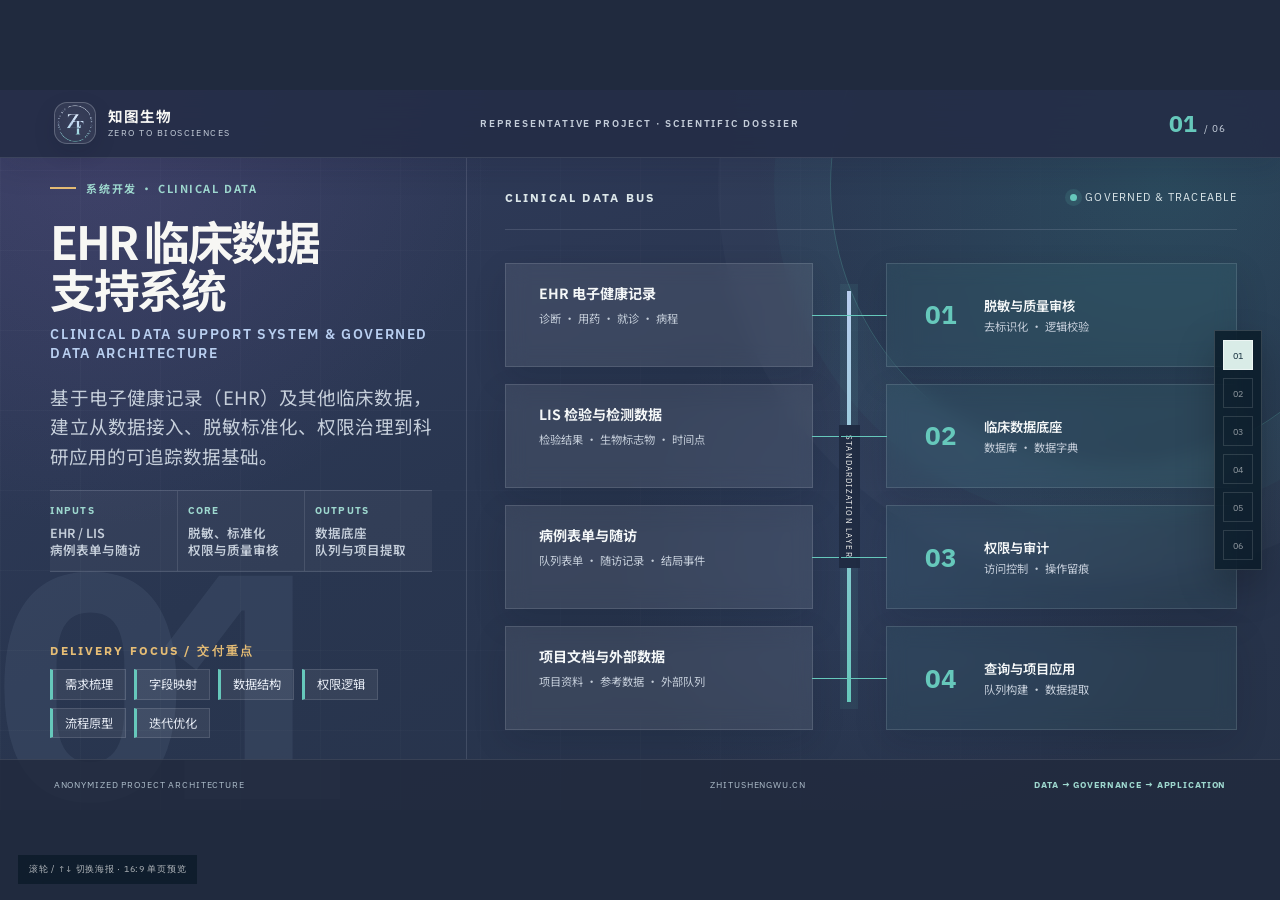
<file: zhitu_case_posters_preview.html>
<!doctype html>
<html lang="zh-CN">
<head>
  <meta charset="utf-8">
  <meta name="viewport" content="width=device-width, initial-scale=1">
  <meta name="theme-color" content="#10283a">
  <title>知图生物｜合作案例海报式单页预览</title>
  <link rel="preconnect" href="https://fonts.googleapis.com">
  <link rel="preconnect" href="https://fonts.gstatic.com" crossorigin>
  <link href="https://fonts.googleapis.com/css2?family=IBM+Plex+Sans:wght@400;500;600;700&family=Noto+Sans+SC:wght@300;400;500;600;700;800&display=swap" rel="stylesheet">
  <style>
    :root {
      --ink: #10283a;
      --ink-2: #314858;
      --paper: #f3f1e8;
      --paper-2: #e9eee9;
      --line: rgba(16, 40, 58, .16);
      --white: #fbfcf8;
      --nav-h: 56px;
    }

    * { box-sizing: border-box; }

    html,
    body {
      width: 100%;
      height: 100%;
      margin: 0;
      overflow: hidden;
      color: var(--ink);
      background: #0d2232;
      font-family: "Noto Sans SC", sans-serif;
    }

    button,
    a { font: inherit; }

    .deck {
      position: relative;
      height: 100svh;
      overflow-x: hidden;
      overflow-y: auto;
      scroll-snap-type: y mandatory;
      scroll-behavior: smooth;
      overscroll-behavior: contain;
    }

    .poster {
      --accent: #2e8c85;
      --accent-rgb: 46, 140, 133;
      --accent-2: #344d82;
      position: relative;
      display: grid;
      place-items: center;
      min-height: 720px;
      height: 100svh;
      padding: 0;
      scroll-snap-align: start;
      scroll-snap-stop: always;
      overflow: hidden;
      background: #0d2232;
    }

    .poster-canvas {
      position: relative;
      width: min(100vw, calc(100svh * 16 / 9));
      height: min(100svh, calc(100vw * 9 / 16));
      min-height: 720px;
      aspect-ratio: 16 / 9;
      isolation: isolate;
      overflow: hidden;
      background:
        radial-gradient(circle at 84% 16%, rgba(var(--accent-rgb), .13), transparent 27%),
        radial-gradient(circle at 12% 88%, rgba(52, 77, 130, .08), transparent 31%),
        linear-gradient(135deg, #f7f5ee 0%, #eef3ef 58%, #e7eeec 100%);
    }

    .poster-canvas::before {
      content: "";
      position: absolute;
      inset: 0;
      z-index: -2;
      opacity: .52;
      background-image:
        linear-gradient(rgba(16, 40, 58, .045) 1px, transparent 1px),
        linear-gradient(90deg, rgba(16, 40, 58, .045) 1px, transparent 1px);
      background-size: 42px 42px;
      mask-image: linear-gradient(90deg, #000 0%, rgba(0,0,0,.52) 56%, transparent 100%);
    }

    .poster-canvas::after {
      content: "";
      position: absolute;
      z-index: -1;
      top: -26%;
      right: -9%;
      width: 44%;
      aspect-ratio: 1;
      border: 1px solid rgba(var(--accent-rgb), .24);
      border-radius: 50%;
      box-shadow:
        0 0 0 56px rgba(var(--accent-rgb), .025),
        0 0 0 112px rgba(var(--accent-rgb), .018);
    }

    .masthead {
      position: absolute;
      z-index: 8;
      top: 0;
      left: 0;
      right: 0;
      display: grid;
      grid-template-columns: minmax(0, 1fr) auto minmax(0, 1fr);
      align-items: center;
      height: 9.4%;
      padding: 0 4.2%;
      border-bottom: 1px solid var(--line);
      background: rgba(247, 245, 238, .55);
      backdrop-filter: blur(14px);
    }

    .brand {
      display: flex;
      align-items: center;
      gap: 12px;
      min-width: 0;
    }

    .brand-mark {
      position: relative;
      display: grid;
      place-items: center;
      width: 42px;
      height: 42px;
      flex: 0 0 42px;
      overflow: hidden;
      border-radius: 13px;
      border: 1px solid rgba(16, 40, 58, .28);
    }

    .brand-mark img {
      display: block;
      width: 96%;
      height: 96%;
      object-fit: contain;
      filter: drop-shadow(0 0 7px rgba(185, 207, 240, .18));
    }

    .brand-mark::before,
    .brand-mark::after {
      display: none;
    }

    .brand-mark::before { top: -4px; right: -4px; }
    .brand-mark::after { bottom: -4px; left: -4px; }

    .brand-copy strong,
    .brand-copy span { display: block; }

    .brand-copy strong {
      font-size: clamp(13px, 1.14vw, 17px);
      line-height: 1.05;
      letter-spacing: .08em;
    }

    .brand-copy span {
      margin-top: 4px;
      color: var(--ink-2);
      font-family: "IBM Plex Sans", sans-serif;
      font-size: clamp(7px, .58vw, 9px);
      letter-spacing: .17em;
      text-transform: uppercase;
    }

    .series-label {
      color: var(--ink-2);
      font-family: "IBM Plex Sans", sans-serif;
      font-size: clamp(8px, .68vw, 11px);
      font-weight: 600;
      letter-spacing: .2em;
      text-transform: uppercase;
      white-space: nowrap;
    }

    .case-counter {
      justify-self: end;
      display: flex;
      align-items: baseline;
      gap: 7px;
      font-family: "IBM Plex Sans", sans-serif;
    }

    .case-counter strong {
      color: var(--accent);
      font-size: clamp(18px, 1.8vw, 28px);
      line-height: 1;
    }

    .case-counter span {
      color: var(--ink-2);
      font-size: clamp(9px, .75vw, 12px);
      letter-spacing: .1em;
    }

    .poster-grid {
      position: absolute;
      inset: 9.4% 0 7.1%;
      display: grid;
      grid-template-columns: 36.5% 63.5%;
      min-width: 0;
    }

    .narrative {
      position: relative;
      z-index: 4;
      display: flex;
      min-width: 0;
      flex-direction: column;
      padding: 4.8% 7.4% 4.5% 10.8%;
      border-right: 1px solid var(--line);
    }

    .case-type {
      display: flex;
      align-items: center;
      gap: 10px;
      color: var(--accent);
      font-size: clamp(9px, .78vw, 12px);
      font-weight: 700;
      letter-spacing: .14em;
      text-transform: uppercase;
    }

    .case-type::before {
      content: "";
      width: 26px;
      height: 2px;
      background: var(--accent);
    }

    h1 {
      max-width: 11em;
      margin: 5.2% 0 0;
      font-size: clamp(36px, 3.58vw, 58px);
      line-height: 1.06;
      letter-spacing: -.055em;
      text-wrap: balance;
    }

    .english-title {
      max-width: 35em;
      margin-top: 3.2%;
      color: var(--accent-2);
      font-family: "IBM Plex Sans", sans-serif;
      font-size: clamp(10px, .94vw, 15px);
      font-weight: 600;
      line-height: 1.35;
      letter-spacing: .12em;
      text-transform: uppercase;
    }

    .lead {
      max-width: 37em;
      margin: 5.1% 0 0;
      color: #526775;
      font-size: clamp(13px, 1.15vw, 18px);
      line-height: 1.78;
      text-align: justify;
    }

    .project-brief {
      display: grid;
      grid-template-columns: repeat(3, minmax(0, 1fr));
      margin-top: 5.2%;
      border-top: 1px solid rgba(16, 40, 58, .16);
      border-bottom: 1px solid rgba(16, 40, 58, .16);
      background: rgba(255,255,255,.28);
    }

    .brief-item {
      min-width: 0;
      padding: 12px 10px 13px;
      border-right: 1px solid rgba(16, 40, 58, .13);
    }

    .brief-item:first-child { padding-left: 0; }
    .brief-item:last-child { padding-right: 0; border-right: 0; }

    .brief-item span,
    .brief-item strong { display: block; }

    .brief-item span {
      color: var(--accent);
      font-family: "IBM Plex Sans", sans-serif;
      font-size: clamp(8px, .66vw, 10px);
      font-weight: 700;
      letter-spacing: .12em;
      text-transform: uppercase;
    }

    .brief-item strong {
      margin-top: 7px;
      color: var(--ink-2);
      font-size: clamp(9px, .78vw, 12.5px);
      font-weight: 600;
      line-height: 1.48;
    }

    .delivery {
      margin-top: auto;
      padding-top: 3.6%;
    }

    .delivery-label {
      color: var(--ink-2);
      font-family: "IBM Plex Sans", sans-serif;
      font-size: clamp(9px, .76vw, 12px);
      font-weight: 700;
      letter-spacing: .18em;
      text-transform: uppercase;
    }

    .delivery-list {
      display: flex;
      flex-wrap: wrap;
      gap: 8px;
      margin-top: 10px;
    }

    .delivery-list span {
      padding: 8px 11px;
      border: 1px solid rgba(16, 40, 58, .13);
      border-left: 3px solid var(--accent);
      color: var(--ink-2);
      background: rgba(255,255,255,.45);
      font-size: clamp(9px, .78vw, 12px);
      line-height: 1;
      white-space: nowrap;
    }

    .visual {
      position: relative;
      z-index: 2;
      min-width: 0;
      overflow: hidden;
      padding: 3.9% 5.3% 4.2% 4.6%;
    }

    .visual-head {
      display: flex;
      align-items: center;
      justify-content: space-between;
      margin-bottom: 3.2%;
    }

    .visual-title {
      color: var(--ink-2);
      font-family: "IBM Plex Sans", sans-serif;
      font-size: clamp(10px, .8vw, 13px);
      font-weight: 700;
      letter-spacing: .18em;
      text-transform: uppercase;
    }

    .visual-status {
      display: flex;
      align-items: center;
      gap: 8px;
      color: var(--ink-2);
      font-family: "IBM Plex Sans", sans-serif;
      font-size: clamp(9px, .68vw, 11px);
      letter-spacing: .1em;
      text-transform: uppercase;
    }

    .visual-status::before {
      content: "";
      width: 7px;
      height: 7px;
      border-radius: 50%;
      background: var(--accent);
      box-shadow: 0 0 0 5px rgba(var(--accent-rgb), .12);
    }

    .diagram {
      position: relative;
      height: calc(100% - 28px);
      min-height: 0;
      border-top: 1px solid var(--line);
      border-bottom: 1px solid var(--line);
    }

    .poster-footer {
      position: absolute;
      z-index: 8;
      left: 0;
      right: 0;
      bottom: 0;
      display: grid;
      grid-template-columns: 36.5% 1fr auto;
      align-items: center;
      height: 7.1%;
      padding: 0 4.2%;
      border-top: 1px solid var(--line);
      background: rgba(247, 245, 238, .5);
    }

    .footer-note,
    .footer-domain,
    .footer-tag {
      color: var(--ink-2);
      font-family: "IBM Plex Sans", sans-serif;
      font-size: clamp(7px, .6vw, 10px);
      letter-spacing: .1em;
      text-transform: uppercase;
      white-space: nowrap;
    }

    .footer-domain { justify-self: center; }
    .footer-tag { justify-self: end; color: var(--accent); font-weight: 700; }

    .ghost-number {
      position: absolute;
      z-index: -1;
      left: -1.2%;
      bottom: -7%;
      color: rgba(var(--accent-rgb), .07);
      font-family: "IBM Plex Sans", sans-serif;
      font-size: clamp(160px, 25vw, 400px);
      font-weight: 700;
      line-height: .76;
      letter-spacing: -.1em;
      pointer-events: none;
    }

    /* Shared diagram primitives */
    .node {
      position: relative;
      min-width: 0;
      padding: 17px 18px;
      border: 1px solid rgba(16, 40, 58, .16);
      background: rgba(251, 252, 248, .78);
      box-shadow: 0 10px 26px rgba(16, 40, 58, .06);
    }

    .node::before {
      content: attr(data-step);
      display: grid;
      place-items: center;
      width: 26px;
      height: 26px;
      margin-bottom: 12px;
      color: #fff;
      background: var(--accent);
      font-family: "IBM Plex Sans", sans-serif;
      font-size: 10px;
      font-weight: 700;
    }

    .node strong,
    .node small { display: block; }

    .node strong {
      font-size: clamp(12px, 1.02vw, 16px);
      line-height: 1.35;
    }

    .node small {
      margin-top: 7px;
      color: #697b86;
      font-size: clamp(9px, .74vw, 11.5px);
      line-height: 1.55;
    }

    .metric {
      display: flex;
      align-items: baseline;
      justify-content: space-between;
      padding: 9px 0;
      border-bottom: 1px solid rgba(16,40,58,.1);
    }

    .metric:last-child { border-bottom: 0; }

    .metric span {
      color: #687985;
      font-size: clamp(7px, .62vw, 10px);
    }

    .metric strong {
      color: var(--accent);
      font-family: "IBM Plex Sans", sans-serif;
      font-size: clamp(10px, .9vw, 14px);
    }

    /* Case 01 — clinical data bus */
    .poster--ehr { --accent: #2d7f78; --accent-rgb: 45, 127, 120; --accent-2: #344d82; }

    .ehr-map {
      display: grid;
      grid-template-columns: 1fr 10% 1.14fr;
      gap: 0;
      height: 100%;
      padding: 4.5% 0;
    }

    .ehr-sources,
    .ehr-outputs {
      display: grid;
      grid-template-rows: repeat(4, minmax(0, 1fr));
      gap: 3.6%;
    }

    .ehr-source,
    .ehr-output {
      position: relative;
      display: flex;
      align-items: center;
      min-width: 0;
      padding: 0 11%;
      border: 1px solid rgba(16,40,58,.14);
      background: rgba(255,255,255,.62);
      font-size: clamp(10px, .88vw, 14px);
      font-weight: 600;
    }

    .ehr-source { display: block; padding-top: 6.2%; }
    .ehr-source strong,
    .ehr-source small { display: block; }
    .ehr-source strong { font-size: clamp(11px, .94vw, 15px); }
    .ehr-source small { margin-top: 8px; color: #6a7c86; font-size: clamp(8.5px, .68vw, 10.8px); font-weight: 400; line-height: 1.5; }

    .ehr-source::after,
    .ehr-output::before {
      content: "";
      position: absolute;
      top: 50%;
      width: 13%;
      height: 1px;
      background: var(--accent);
    }

    .ehr-source::after { right: -13%; }
    .ehr-output::before { left: -13%; }

    .ehr-bus {
      position: relative;
      display: grid;
      place-items: center;
    }

    .ehr-bus::before {
      content: "";
      width: 4px;
      height: 88%;
      background: linear-gradient(var(--accent-2), var(--accent));
      box-shadow: 0 0 0 7px rgba(var(--accent-rgb), .08);
    }

    .ehr-bus span {
      position: absolute;
      writing-mode: vertical-rl;
      padding: 10px 5px;
      color: #fff;
      background: var(--ink);
      font-family: "IBM Plex Sans", sans-serif;
      font-size: clamp(7px, .57vw, 9px);
      letter-spacing: .14em;
      text-transform: uppercase;
    }

    .ehr-output {
      display: grid;
      grid-template-columns: 34px 1fr;
      gap: 9%;
      background: rgba(var(--accent-rgb), .065);
    }

    .ehr-output b {
      color: var(--accent);
      font-family: "IBM Plex Sans", sans-serif;
      font-size: clamp(18px, 2vw, 30px);
    }

    .ehr-output span small {
      display: block;
      margin-top: 4px;
      color: #6c7f89;
      font-size: clamp(8.5px, .66vw, 10.5px);
      font-weight: 400;
    }

    /* Case 02 — genomic pipeline */
    .poster--wes { --accent: #40599b; --accent-rgb: 64, 89, 155; --accent-2: #805873; }

    .wes-map {
      display: grid;
      grid-template-rows: auto 1fr auto;
      height: 100%;
      padding: 5% 0 4%;
    }

    .dna-ruler {
      display: flex;
      gap: 6px;
      height: 16px;
      overflow: hidden;
      opacity: .7;
    }

    .dna-ruler i {
      width: 4px;
      flex: 0 0 4px;
      background: var(--accent);
      transform: skewX(-22deg) scaleY(var(--s, .55));
      transform-origin: bottom;
    }

    .wes-pipeline {
      position: relative;
      display: grid;
      grid-template-columns: repeat(4, minmax(0, 1fr));
      gap: 3%;
      align-items: center;
    }

    .wes-pipeline::before {
      content: "";
      position: absolute;
      left: 6%;
      right: 6%;
      top: 50%;
      height: 2px;
      background: linear-gradient(90deg, var(--accent), #49a8c7 52%, #7b8178);
    }

    .wes-pipeline .node {
      display: flex;
      min-height: 64%;
      flex-direction: column;
      justify-content: center;
      background: rgba(251,252,248,.9);
    }

    .wes-pipeline .node:nth-child(even) { transform: translateY(7%); }
    .wes-pipeline .node:nth-child(odd) { transform: translateY(-7%); }

    .wes-pipeline .node::after {
      content: attr(data-step);
      position: absolute;
      right: 10px;
      bottom: -18px;
      color: rgba(var(--accent-rgb), .075);
      font-family: "IBM Plex Sans", sans-serif;
      font-size: clamp(62px, 6vw, 96px);
      font-weight: 700;
      line-height: 1;
      pointer-events: none;
    }

    .variant-strip {
      display: grid;
      grid-template-columns: repeat(5, minmax(0, 1fr));
      border: 1px solid rgba(16,40,58,.14);
      background: rgba(255,255,255,.44);
    }

    .variant-strip span {
      padding: 11px 8px;
      border-right: 1px solid rgba(16,40,58,.12);
      color: var(--ink-2);
      font-family: "IBM Plex Sans", sans-serif;
      font-size: clamp(9px, .72vw, 11.5px);
      text-align: center;
    }

    .variant-strip span:last-child { border-right: 0; }

    /* Case 03 — microbiome orbital */
    .poster--micro { --accent: #2f8f76; --accent-rgb: 47, 143, 118; --accent-2: #9b7443; }

    .micro-map { height: 100%; }

    .micro-core {
      position: absolute;
      left: 50%;
      top: 50%;
      display: grid;
      place-items: center;
      width: 28%;
      aspect-ratio: 1;
      border: 1px solid rgba(var(--accent-rgb), .34);
      border-radius: 50%;
      background:
        radial-gradient(circle at 45% 42%, rgba(255,255,255,.95) 0 3%, transparent 4%),
        radial-gradient(circle at 58% 62%, rgba(255,255,255,.92) 0 2%, transparent 3%),
        radial-gradient(circle, rgba(var(--accent-rgb), .62), rgba(var(--accent-rgb), .08) 62%, transparent 64%);
      box-shadow: 0 0 0 34px rgba(var(--accent-rgb), .04), 0 0 0 68px rgba(var(--accent-rgb), .025);
      transform: translate(-50%, -50%);
    }

    .micro-core::before,
    .micro-core::after {
      content: "";
      position: absolute;
      border: 1px dashed rgba(var(--accent-rgb), .35);
      border-radius: 50%;
    }

    .micro-core::before { inset: -32%; }
    .micro-core::after { inset: -62%; }

    .micro-core strong,
    .micro-core span { position: relative; z-index: 2; display: block; text-align: center; }
    .micro-core strong { font-family: "IBM Plex Sans", sans-serif; font-size: clamp(21px, 2.7vw, 43px); }
    .micro-core span { margin-top: 4px; color: var(--ink-2); font-size: clamp(7px, .62vw, 10px); letter-spacing: .08em; }

    .micro-orbit {
      position: absolute;
      width: 29%;
      padding: 16px 17px;
      border: 1px solid rgba(16,40,58,.15);
      background: rgba(251,252,248,.8);
      box-shadow: 0 10px 24px rgba(16,40,58,.05);
    }

    .micro-orbit b,
    .micro-orbit span { display: block; }
    .micro-orbit b { font-size: clamp(11px, .94vw, 15px); }
    .micro-orbit span { margin-top: 7px; color: #687b86; font-size: clamp(8.5px, .68vw, 10.8px); line-height: 1.55; }
    .micro-orbit i { position: absolute; width: 8px; height: 8px; border-radius: 50%; background: var(--accent); }

    .micro-orbit:nth-child(2) { left: 2%; top: 7%; }
    .micro-orbit:nth-child(3) { right: 1%; top: 8%; }
    .micro-orbit:nth-child(4) { left: 1%; bottom: 8%; }
    .micro-orbit:nth-child(5) { right: 2%; bottom: 7%; }
    .micro-orbit:nth-child(2) i { right: -5px; bottom: -5px; }
    .micro-orbit:nth-child(3) i { left: -5px; bottom: -5px; }
    .micro-orbit:nth-child(4) i { right: -5px; top: -5px; }
    .micro-orbit:nth-child(5) i { left: -5px; top: -5px; }

    /* Case 04 — cohort / evidence */
    .poster--rwe { --accent: #b06b3d; --accent-rgb: 176, 107, 61; --accent-2: #405f76; }

    .rwe-map {
      display: grid;
      grid-template-columns: 1.05fr .95fr;
      gap: 4%;
      height: 100%;
      padding: 4.5% 0;
    }

    .cohort-funnel {
      display: flex;
      flex-direction: column;
      justify-content: center;
      gap: 10px;
    }

    .funnel-row {
      position: relative;
      align-self: center;
      width: var(--w);
      padding: 14px 15px;
      border: 1px solid rgba(16,40,58,.14);
      background: rgba(255,255,255,.68);
      font-size: clamp(10px, .84vw, 13.5px);
      font-weight: 600;
      text-align: center;
    }

    .funnel-row::after {
      content: "";
      position: absolute;
      left: 50%;
      bottom: -11px;
      width: 1px;
      height: 10px;
      background: var(--accent);
    }

    .funnel-row:last-child::after { display: none; }

    .analysis-panel {
      display: grid;
      grid-template-rows: auto 1fr auto;
      gap: 10px;
      min-width: 0;
      padding: 5%;
      border: 1px solid rgba(16,40,58,.15);
      background: rgba(251,252,248,.74);
    }

    .analysis-panel h3 {
      margin: 0;
      font-family: "IBM Plex Sans", sans-serif;
      font-size: clamp(11px, .88vw, 14px);
      letter-spacing: .1em;
      text-transform: uppercase;
    }

    .chart-field {
      position: relative;
      overflow: hidden;
      border-left: 1px solid rgba(16,40,58,.18);
      border-bottom: 1px solid rgba(16,40,58,.18);
      background-image: linear-gradient(rgba(16,40,58,.045) 1px, transparent 1px);
      background-size: 100% 25%;
    }

    .chart-field svg { width: 100%; height: 100%; overflow: visible; }

    .evidence-output {
      display: grid;
      grid-template-columns: repeat(3, 1fr);
      gap: 6px;
    }

    .evidence-output span {
      padding: 7px 5px;
      color: #fff;
      background: var(--ink);
      font-size: clamp(9px, .68vw, 11px);
      text-align: center;
    }

    /* Case 05 — evidence convergence */
    .poster--agent { --accent: #6b5b95; --accent-rgb: 107, 91, 149; --accent-2: #2f7f8b; }

    .agent-map {
      display: grid;
      grid-template-rows: 1fr auto .8fr;
      gap: 3.8%;
      height: 100%;
      padding: 4.5% 0;
    }

    .evidence-streams {
      position: relative;
      display: grid;
      grid-template-columns: repeat(3, minmax(0, 1fr));
      gap: 2.6%;
    }

    .evidence-streams::after {
      content: "";
      position: absolute;
      left: 16.5%;
      right: 16.5%;
      bottom: -9%;
      height: 1px;
      background: var(--accent);
    }

    .stream {
      position: relative;
      overflow: hidden;
      padding: 16px 16px;
      border-top: 3px solid var(--accent);
      background: rgba(255,255,255,.7);
    }

    .stream b,
    .stream span { display: block; }
    .stream b { font-size: clamp(10px, .88vw, 14px); }
    .stream span { margin-top: 8px; color: #677b86; font-size: clamp(8.5px, .68vw, 10.8px); line-height: 1.55; }

    .stream::after {
      content: attr(data-code);
      position: absolute;
      right: 12px;
      bottom: -24px;
      color: rgba(var(--accent-rgb), .07);
      font-family: "IBM Plex Sans", sans-serif;
      font-size: clamp(92px, 9vw, 145px);
      font-weight: 700;
      line-height: 1;
      pointer-events: none;
    }

    .evaluation-hub {
      position: relative;
      display: grid;
      grid-template-columns: auto 1fr auto;
      align-items: center;
      gap: 4%;
      padding: 13px 17px;
      border: 1px solid rgba(var(--accent-rgb), .38);
      background: rgba(var(--accent-rgb), .08);
    }

    .evaluation-hub::before,
    .evaluation-hub::after {
      content: "";
      position: absolute;
      left: 50%;
      width: 1px;
      height: 18px;
      background: var(--accent);
    }

    .evaluation-hub::before { top: -18px; }
    .evaluation-hub::after { bottom: -18px; }

    .hub-badge {
      display: grid;
      place-items: center;
      width: 54px;
      height: 54px;
      color: #fff;
      background: var(--accent);
      font-family: "IBM Plex Sans", sans-serif;
      font-size: 9px;
      font-weight: 700;
      letter-spacing: .08em;
      text-align: center;
    }

    .hub-copy strong,
    .hub-copy small { display: block; }
    .hub-copy strong { font-size: clamp(10px, .9vw, 14px); }
    .hub-copy small { margin-top: 6px; color: #697b86; font-size: clamp(8.5px, .66vw, 10.5px); }
    .hub-guardrail { padding: 10px 12px; border: 1px solid #b48b52; color: #885e2f; background: #f4ead9; font-size: clamp(8px, .62vw, 10px); font-weight: 700; }

    .decision-outputs {
      display: grid;
      grid-template-columns: repeat(4, minmax(0, 1fr));
      gap: 2.2%;
    }

    .decision {
      position: relative;
      overflow: hidden;
      padding: 16px 12px;
      border-bottom: 3px solid var(--accent-2);
      background: rgba(255,255,255,.72);
      text-align: center;
    }

    .decision b,
    .decision span { display: block; }
    .decision b { font-size: clamp(10px, .8vw, 13px); }
    .decision span { margin-top: 7px; color: #677b86; font-size: clamp(8px, .62vw, 10px); }

    .decision::after {
      content: attr(data-code);
      position: absolute;
      right: 8px;
      bottom: -20px;
      color: rgba(47, 127, 139, .08);
      font-family: "IBM Plex Sans", sans-serif;
      font-size: clamp(58px, 5.4vw, 86px);
      font-weight: 700;
      line-height: 1;
      pointer-events: none;
    }

    /* Case 06 — oncology layered system */
    .poster--oncology { --accent: #8c5368; --accent-rgb: 140, 83, 104; --accent-2: #2f7780; }

    .oncology-map {
      display: grid;
      grid-template-rows: auto 1fr auto;
      gap: 3.2%;
      height: 100%;
      padding: 3.8% 0;
    }

    .intake-strip,
    .care-strip {
      display: grid;
      grid-template-columns: repeat(5, minmax(0, 1fr));
      gap: 1.5%;
    }

    .intake-strip span,
    .care-strip span {
      display: grid;
      place-items: center;
      min-height: 36px;
      padding: 6px;
      border: 1px solid rgba(16,40,58,.14);
      color: var(--ink-2);
      background: rgba(255,255,255,.62);
      font-size: clamp(9px, .7vw, 11px);
      font-weight: 600;
      text-align: center;
    }

    .architecture-stack {
      position: relative;
      display: grid;
      grid-template-rows: repeat(3, minmax(0, 1fr));
      gap: 8px;
    }

    .architecture-stack::before {
      content: "";
      position: absolute;
      left: 22px;
      top: 8%;
      bottom: 8%;
      width: 2px;
      background: linear-gradient(var(--accent), var(--accent-2));
    }

    .layer {
      display: grid;
      grid-template-columns: minmax(96px, auto) minmax(0, 1fr) auto;
      align-items: center;
      gap: 14px;
      min-width: 0;
      margin-left: 12px;
      padding: 13px 16px 13px 32px;
      border: 1px solid rgba(16,40,58,.14);
      background: rgba(255,255,255,.7);
    }

    .layer-no {
      color: var(--accent);
      font-family: "IBM Plex Sans", sans-serif;
      font-size: clamp(9px, .72vw, 11.5px);
      font-weight: 700;
      letter-spacing: .09em;
      white-space: nowrap;
    }

    .layer-copy strong,
    .layer-copy span { display: block; }
    .layer-copy strong { font-size: clamp(11px, .9vw, 14.5px); }
    .layer-copy span { margin-top: 6px; color: #6a7c86; font-size: clamp(8.5px, .68vw, 10.8px); }

    .layer-modules {
      display: flex;
      gap: 5px;
    }

    .layer-modules i {
      width: 8px;
      height: 24px;
      background: rgba(var(--accent-rgb), calc(.22 + var(--i) * .1));
    }

    .governance-rail {
      grid-column: 1 / -1;
      display: flex;
      align-items: center;
      justify-content: center;
      min-height: 24px;
      color: #fff;
      background: var(--ink);
      font-family: "IBM Plex Sans", sans-serif;
      font-size: clamp(8.5px, .66vw, 10.5px);
      letter-spacing: .08em;
      text-align: center;
    }

    /* Brand palette — mirrors the original site's Deep Iris / Arctic Teal theme. */
    :root {
      --ink: #f7f7f4;
      --ink-2: #c5ceda;
      --paper: #293650;
      --paper-2: #34425f;
      --line: rgba(235, 240, 250, .13);
      --white: rgba(250, 252, 255, .09);
    }

    html,
    body { background: #202a3e; }

    .poster,
    .poster--ehr,
    .poster--wes,
    .poster--micro,
    .poster--rwe,
    .poster--agent,
    .poster--oncology {
      --accent: #66c8bb;
      --accent-rgb: 102, 200, 187;
      --accent-2: #b9cff0;
      --brand-gold: #e6bd75;
      background: #202a3e;
    }

    .poster-canvas {
      background:
        radial-gradient(circle at 8% 6%, rgba(109, 87, 151, .25), transparent 29%),
        radial-gradient(circle at 91% 12%, rgba(53, 163, 154, .18), transparent 31%),
        radial-gradient(circle at 70% 66%, rgba(77, 104, 156, .16), transparent 28%),
        linear-gradient(155deg, #323c5d 0%, #293650 46%, #263248 100%);
    }

    .poster-canvas::before {
      opacity: .72;
      background-image:
        linear-gradient(rgba(235, 240, 250, .035) 1px, transparent 1px),
        linear-gradient(90deg, rgba(235, 240, 250, .035) 1px, transparent 1px);
      background-size: 80px 80px;
    }

    .poster-canvas::after {
      border-color: rgba(102, 200, 187, .26);
      box-shadow:
        0 0 0 56px rgba(102, 200, 187, .035),
        0 0 0 112px rgba(185, 207, 240, .022);
    }

    .masthead {
      border-color: rgba(238, 241, 250, .11);
      background: rgba(36, 45, 70, .90);
      box-shadow: 0 10px 30px rgba(12, 17, 35, .13);
    }

    .brand-mark {
      border-color: rgba(238, 241, 250, .24);
      background: rgba(255, 255, 255, .06);
      box-shadow: 0 8px 22px rgba(12, 17, 35, .12);
    }

    .brand-mark::before,
    .brand-mark::after { background: #293650; }

    .case-type { color: #9ed8cf; }
    .case-type::before { background: var(--brand-gold); }
    .english-title { color: #b9cff0; }
    .lead,
    .node small,
    .metric span,
    .ehr-source small,
    .ehr-output span small,
    .micro-orbit span,
    .stream span,
    .hub-copy small,
    .decision span,
    .layer-copy span { color: #c5ceda; }

    .narrative { border-color: rgba(235, 240, 250, .13); }

    .project-brief {
      border-color: rgba(235, 240, 250, .14);
      background: rgba(250, 251, 255, .045);
    }

    .brief-item { border-color: rgba(235, 240, 250, .12); }
    .brief-item span { color: #9ed8cf; }

    .delivery-label { color: #e6bd75; }
    .delivery-list span {
      border-color: rgba(238, 241, 250, .13);
      border-left-color: #66c8bb;
      color: #e6ebf4;
      background: rgba(255, 255, 255, .065);
    }

    .visual-title,
    .visual-status { color: #dce7ea; }
    .diagram { border-color: rgba(235, 240, 250, .13); }

    .poster-footer {
      border-color: rgba(238, 241, 250, .11);
      background: rgba(33, 42, 62, .82);
    }

    .footer-note,
    .footer-domain { color: #aebdca; }
    .footer-tag { color: #9ed8cf; }

    .ghost-number { color: rgba(185, 207, 240, .075); }

    .node,
    .ehr-source,
    .ehr-output,
    .micro-orbit,
    .funnel-row,
    .analysis-panel,
    .stream,
    .decision,
    .intake-strip span,
    .care-strip span,
    .layer {
      color: #f4f7f8;
      border-color: rgba(238, 241, 250, .13);
      background: rgba(250, 251, 255, .082);
      box-shadow: 0 12px 34px rgba(12, 17, 35, .12);
      backdrop-filter: blur(10px);
    }

    .ehr-output { background: rgba(102, 200, 187, .075); }
    .wes-pipeline .node { background: rgba(250, 251, 255, .10); }
    .variant-strip {
      border-color: rgba(238, 241, 250, .13);
      background: rgba(250, 251, 255, .055);
    }
    .variant-strip span { border-color: rgba(238, 241, 250, .11); }

    .micro-core {
      background:
        radial-gradient(circle at 45% 42%, rgba(255, 255, 255, .92) 0 3%, transparent 4%),
        radial-gradient(circle at 58% 62%, rgba(255, 255, 255, .82) 0 2%, transparent 3%),
        radial-gradient(circle, rgba(102, 200, 187, .62), rgba(102, 200, 187, .09) 62%, transparent 64%);
    }

    .chart-field {
      border-color: rgba(235, 240, 250, .18);
      background-image: linear-gradient(rgba(235, 240, 250, .05) 1px, transparent 1px);
    }

    .evaluation-hub {
      border-color: rgba(102, 200, 187, .36);
      background: rgba(102, 200, 187, .09);
    }

    .hub-badge { color: #202c43; }
    .hub-guardrail {
      border-color: rgba(230, 189, 117, .45);
      color: #f1d49f;
      background: rgba(230, 189, 117, .10);
    }

    .ehr-bus span,
    .evidence-output span,
    .governance-rail {
      color: #f7f7f4;
      background: #202c43;
    }

    .layer-modules i { background: rgba(102, 200, 187, calc(.22 + var(--i) * .1)); }

    /* Core-service poster set — only shown in service export mode. */
    .service-poster { display: none; }
    .service-export .poster[id^="case-"] { display: none; }
    .service-export .service-poster { display: grid; }

    .research-map {
      display: grid;
      grid-template-rows: auto 1fr auto;
      gap: 4.5%;
      height: 100%;
      padding: 4.2% 0;
    }

    .research-question,
    .program-objective {
      display: grid;
      grid-template-columns: auto 1fr auto;
      align-items: center;
      gap: 3%;
      padding: 14px 17px;
      border: 1px solid rgba(102, 200, 187, .34);
      background: rgba(102, 200, 187, .08);
    }

    .research-question b,
    .program-objective b {
      display: grid;
      place-items: center;
      width: 48px;
      height: 48px;
      color: #202c43;
      background: #66c8bb;
      font-family: "IBM Plex Sans", sans-serif;
      font-size: 10px;
      letter-spacing: .08em;
      text-align: center;
    }

    .research-question strong,
    .research-question span,
    .program-objective strong,
    .program-objective span { display: block; }

    .research-question strong,
    .program-objective strong { font-size: clamp(12px, 1vw, 16px); }

    .research-question span,
    .program-objective span {
      margin-top: 5px;
      color: #c5ceda;
      font-size: clamp(8.5px, .68vw, 10.8px);
    }

    .research-question em,
    .program-objective em {
      color: #e6bd75;
      font-family: "IBM Plex Sans", sans-serif;
      font-size: clamp(8px, .64vw, 10px);
      font-style: normal;
      font-weight: 700;
      letter-spacing: .1em;
      text-transform: uppercase;
    }

    .research-steps {
      position: relative;
      display: grid;
      grid-template-columns: repeat(4, minmax(0, 1fr));
      align-items: center;
      gap: 2.5%;
    }

    .research-steps::before {
      content: '';
      position: absolute;
      left: 6%;
      right: 6%;
      top: 50%;
      height: 2px;
      background: linear-gradient(90deg, #66c8bb, #b9cff0 58%, #e6bd75);
    }

    .research-step {
      position: relative;
      min-height: 66%;
      padding: 17px 15px;
      overflow: hidden;
      border: 1px solid rgba(238, 241, 250, .13);
      background: rgba(250, 251, 255, .09);
      box-shadow: 0 12px 34px rgba(12, 17, 35, .12);
    }

    .research-step:nth-child(even) { transform: translateY(7%); }
    .research-step:nth-child(odd) { transform: translateY(-7%); }

    .research-step b,
    .research-step strong,
    .research-step span { display: block; position: relative; z-index: 2; }

    .research-step b {
      color: #66c8bb;
      font-family: "IBM Plex Sans", sans-serif;
      font-size: clamp(23px, 2.5vw, 40px);
      line-height: 1;
    }

    .research-step strong { margin-top: 16px; font-size: clamp(10px, .84vw, 13.5px); }
    .research-step span { margin-top: 8px; color: #c5ceda; font-size: clamp(8px, .65vw, 10.3px); line-height: 1.5; }

    .research-step::after {
      content: attr(data-code);
      position: absolute;
      right: 8px;
      bottom: -20px;
      color: rgba(185, 207, 240, .07);
      font-family: "IBM Plex Sans", sans-serif;
      font-size: clamp(58px, 5.8vw, 92px);
      font-weight: 700;
      line-height: 1;
    }

    .research-output,
    .program-output {
      display: grid;
      grid-template-columns: repeat(3, minmax(0, 1fr));
      gap: 7px;
    }

    .research-output span,
    .program-output span {
      padding: 10px 8px;
      border: 1px solid rgba(238, 241, 250, .12);
      color: #e6ebf4;
      background: rgba(255, 255, 255, .055);
      font-size: clamp(8.5px, .68vw, 10.8px);
      font-weight: 600;
      text-align: center;
    }

    .program-map {
      display: grid;
      grid-template-rows: auto 1fr auto auto;
      gap: 3.6%;
      height: 100%;
      padding: 3.8% 0;
    }

    .program-workstreams {
      display: grid;
      grid-template-columns: repeat(3, minmax(0, 1fr));
      gap: 2.4%;
    }

    .program-stream {
      position: relative;
      padding: 16px;
      overflow: hidden;
      border-top: 3px solid #66c8bb;
      background: rgba(250, 251, 255, .082);
    }

    .program-stream b,
    .program-stream span { display: block; position: relative; z-index: 2; }
    .program-stream b { font-size: clamp(10px, .86vw, 14px); }
    .program-stream span { margin-top: 8px; color: #c5ceda; font-size: clamp(8px, .66vw, 10.5px); line-height: 1.55; }

    .program-stream::after {
      content: attr(data-code);
      position: absolute;
      right: 10px;
      bottom: -24px;
      color: rgba(102, 200, 187, .07);
      font-family: "IBM Plex Sans", sans-serif;
      font-size: clamp(74px, 7vw, 112px);
      font-weight: 700;
      line-height: 1;
    }

    .milestone-track {
      position: relative;
      display: grid;
      grid-template-columns: repeat(5, minmax(0, 1fr));
      gap: 1.5%;
      padding-top: 18px;
    }

    .milestone-track::before {
      content: '';
      position: absolute;
      left: 5%;
      right: 5%;
      top: 8px;
      height: 2px;
      background: linear-gradient(90deg, #66c8bb, #b9cff0, #e6bd75);
    }

    .milestone {
      position: relative;
      min-width: 0;
      padding: 12px 8px;
      border: 1px solid rgba(238, 241, 250, .12);
      background: rgba(255,255,255,.05);
      text-align: center;
    }

    .milestone::before {
      content: '';
      position: absolute;
      left: 50%;
      top: -15px;
      width: 10px;
      height: 10px;
      border: 2px solid #293650;
      border-radius: 50%;
      background: #66c8bb;
      transform: translateX(-50%);
    }

    .milestone b,
    .milestone span { display: block; }
    .milestone b { color: #b9cff0; font-family: "IBM Plex Sans", sans-serif; font-size: clamp(8px, .64vw, 10px); }
    .milestone span { margin-top: 6px; color: #e6ebf4; font-size: clamp(8px, .65vw, 10.5px); }

    /* Compact labels are semantic units. Keep them intact while allowing the
       surrounding columns to absorb the extra width. */
    .case-counter,
    .case-type,
    .delivery-label,
    .visual-title,
    .visual-status,
    .variant-strip span,
    .intake-strip span,
    .care-strip span,
    .governance-rail,
    .research-question em,
    .program-objective em,
    .milestone b,
    .footer-note,
    .footer-domain,
    .footer-tag {
      white-space: nowrap;
    }

    /* V33: presentation-safe typography for the exported 16:9 posters. */
    .brand-copy span { font-size: clamp(8px, .68vw, 10px); }
    .series-label { font-size: clamp(9px, .76vw, 12px); }
    .case-counter span { font-size: clamp(10px, .82vw, 13px); }
    .case-type { font-size: clamp(10px, .86vw, 13px); }
    .english-title { font-size: clamp(11px, 1vw, 16px); }
    .lead { font-size: clamp(14px, 1.28vw, 19px); line-height: 1.68; }

    .brief-item span { font-size: clamp(9px, .74vw, 11px); }
    .brief-item strong { font-size: clamp(10px, .86vw, 13px); line-height: 1.42; }
    .delivery-label { font-size: clamp(10px, .84vw, 13px); }
    .delivery-list span { font-size: clamp(10px, .86vw, 13px); }
    .visual-title { font-size: clamp(11px, .88vw, 14px); }
    .visual-status { font-size: clamp(9.5px, .76vw, 12px); }
    .footer-note,
    .footer-domain,
    .footer-tag { font-size: clamp(8px, .68vw, 10.5px); }

    .node strong { font-size: clamp(13px, 1.1vw, 17px); }
    .node small { font-size: clamp(10px, .84vw, 13px); line-height: 1.42; }
    .metric span { font-size: clamp(9px, .72vw, 11px); }
    .metric strong { font-size: clamp(11px, .96vw, 15px); }

    .ehr-source,
    .ehr-output { font-size: clamp(11px, .96vw, 15px); }
    .ehr-source strong { font-size: clamp(12px, 1.02vw, 16px); }
    .ehr-source small,
    .ehr-output span small { font-size: clamp(9.5px, .78vw, 12px); line-height: 1.42; }
    .ehr-bus span { font-size: clamp(8px, .66vw, 10px); }
    .variant-strip span { font-size: clamp(10px, .8vw, 12.5px); }

    .micro-core span { font-size: clamp(8.5px, .7vw, 11px); }
    .micro-orbit b { font-size: clamp(12px, 1.02vw, 16px); }
    .micro-orbit span { font-size: clamp(9.5px, .78vw, 12px); line-height: 1.42; }

    .funnel-row { font-size: clamp(11px, .92vw, 14.5px); }
    .analysis-panel h3 { font-size: clamp(12px, .98vw, 15px); }
    .evidence-output span { font-size: clamp(10px, .78vw, 12px); }

    .stream b { font-size: clamp(11px, .96vw, 15px); }
    .stream span { font-size: clamp(9.5px, .78vw, 12px); line-height: 1.42; }
    .hub-badge { font-size: 10px; }
    .hub-copy strong { font-size: clamp(11px, .98vw, 15px); }
    .hub-copy small { font-size: clamp(9.5px, .76vw, 12px); }
    .hub-guardrail { font-size: clamp(9px, .72vw, 11px); }
    .decision b { font-size: clamp(11px, .9vw, 14px); }
    .decision span { font-size: clamp(9px, .72vw, 11px); }

    .intake-strip span,
    .care-strip span { font-size: clamp(10px, .78vw, 12px); }
    .layer-no { font-size: clamp(10px, .8vw, 12.5px); }
    .layer-copy strong { font-size: clamp(12px, 1vw, 16px); }
    .layer-copy span { font-size: clamp(9.5px, .78vw, 12px); }
    .governance-rail { font-size: clamp(9.5px, .76vw, 12px); }

    .research-question b,
    .program-objective b { font-size: 11px; }
    .research-question strong,
    .program-objective strong { font-size: clamp(13px, 1.1vw, 17px); }
    .research-question span,
    .program-objective span { font-size: clamp(9.5px, .78vw, 12px); }
    .research-question em,
    .program-objective em { font-size: clamp(9px, .72vw, 11px); }
    .research-step strong { font-size: clamp(11px, .94vw, 14.5px); }
    .research-step span { font-size: clamp(9.5px, .76vw, 12px); line-height: 1.42; }
    .research-output span,
    .program-output span { font-size: clamp(9.5px, .78vw, 12px); }
    .program-stream b { font-size: clamp(11px, .94vw, 14.5px); }
    .program-stream span { font-size: clamp(9.5px, .76vw, 12px); line-height: 1.42; }
    .milestone b { font-size: clamp(9px, .72vw, 11px); }
    .milestone span { font-size: clamp(9.5px, .76vw, 12px); }

    /* V34: larger reading sizes for the website carousel and fullscreen view. */
    .english-title { font-size: clamp(12px, 1.08vw, 17px); }
    .lead { font-size: clamp(16px, 1.45vw, 21px); line-height: 1.58; }
    .brief-item span { font-size: clamp(9.5px, .82vw, 12px); }
    .brief-item strong { font-size: clamp(11px, .98vw, 14px); line-height: 1.36; }
    .delivery-label { font-size: clamp(10.5px, .92vw, 14px); }
    .delivery-list span { padding: 8px 12px; font-size: clamp(11px, .96vw, 14px); }
    .visual-title { font-size: clamp(11.5px, .96vw, 15px); }
    .visual-status { font-size: clamp(10px, .84vw, 13px); }

    .node strong { font-size: clamp(14px, 1.18vw, 18px); }
    .node small { font-size: clamp(10.5px, .92vw, 13.5px); line-height: 1.36; }
    .metric span { font-size: clamp(9.5px, .8vw, 12px); }

    .ehr-source,
    .ehr-output { font-size: clamp(12px, 1.04vw, 16px); }
    .ehr-source strong { font-size: clamp(13px, 1.1vw, 17px); }
    .ehr-source small,
    .ehr-output span small { font-size: clamp(10px, .88vw, 13px); line-height: 1.34; }
    .variant-strip span { font-size: clamp(10.5px, .9vw, 13.5px); }
    .micro-orbit b { font-size: clamp(13px, 1.1vw, 17px); }
    .micro-orbit span { font-size: clamp(10px, .88vw, 13px); line-height: 1.34; }

    .funnel-row { font-size: clamp(12px, 1vw, 15.5px); }
    .analysis-panel h3 { font-size: clamp(13px, 1.06vw, 16px); }
    .evidence-output span { font-size: clamp(10.5px, .88vw, 13px); }
    .stream b { font-size: clamp(12px, 1.04vw, 16px); }
    .stream span { font-size: clamp(10px, .88vw, 13px); line-height: 1.34; }
    .hub-copy strong { font-size: clamp(12px, 1.06vw, 16px); }
    .hub-copy small { font-size: clamp(10px, .86vw, 13px); }
    .hub-guardrail { font-size: clamp(9.5px, .8vw, 12px); }
    .decision b { font-size: clamp(12px, .98vw, 15px); }
    .decision span { font-size: clamp(9.5px, .82vw, 12px); }

    .intake-strip span,
    .care-strip span { font-size: clamp(10.5px, .88vw, 13px); }
    .layer-no { font-size: clamp(10.5px, .9vw, 13.5px); }
    .layer-copy strong { font-size: clamp(13px, 1.08vw, 17px); }
    .layer-copy span { font-size: clamp(10px, .88vw, 13px); }
    .governance-rail { font-size: clamp(10px, .84vw, 13px); }

    .research-question strong,
    .program-objective strong { font-size: clamp(14px, 1.18vw, 18px); }
    .research-question span,
    .program-objective span { font-size: clamp(10px, .88vw, 13px); }
    .research-question em,
    .program-objective em { font-size: clamp(9.5px, .8vw, 12px); }
    .research-step strong { font-size: clamp(12px, 1.02vw, 15.5px); }
    .research-step span { font-size: clamp(10px, .88vw, 13px); line-height: 1.34; }
    .research-output span,
    .program-output span { font-size: clamp(10px, .88vw, 13px); }
    .program-stream b { font-size: clamp(12px, 1.02vw, 15.5px); }
    .program-stream span { font-size: clamp(10px, .86vw, 13px); line-height: 1.34; }
    .milestone b { font-size: clamp(9.5px, .8vw, 12px); }
    .milestone span { font-size: clamp(10px, .86vw, 13px); }

    /* Preview controls */
    .preview-controls {
      position: fixed;
      z-index: 50;
      top: 50%;
      right: 18px;
      display: grid;
      gap: 8px;
      padding: 9px 8px;
      border: 1px solid rgba(255,255,255,.16);
      background: rgba(8, 25, 38, .78);
      box-shadow: 0 16px 38px rgba(0,0,0,.22);
      backdrop-filter: blur(16px);
      transform: translateY(-50%);
    }

    .preview-dot {
      display: grid;
      place-items: center;
      width: 30px;
      height: 30px;
      padding: 0;
      border: 1px solid rgba(255,255,255,.13);
      color: rgba(255,255,255,.54);
      background: transparent;
      font-family: "IBM Plex Sans", sans-serif;
      font-size: 9px;
      cursor: pointer;
      transition: .2s ease;
    }

    .preview-dot:hover,
    .preview-dot.active {
      border-color: rgba(255,255,255,.55);
      color: #0f2938;
      background: #d9ece7;
    }

    .preview-tip {
      position: fixed;
      z-index: 50;
      left: 18px;
      bottom: 16px;
      padding: 8px 11px;
      color: rgba(255,255,255,.68);
      background: rgba(8, 25, 38, .68);
      font-family: "IBM Plex Sans", sans-serif;
      font-size: 9px;
      letter-spacing: .08em;
      backdrop-filter: blur(12px);
    }

    .clean-export .preview-controls,
    .clean-export .preview-tip { display: none !important; }

    .clean-export .deck {
      scrollbar-width: none;
    }

    .clean-export .deck::-webkit-scrollbar {
      display: none;
    }

    /* High-resolution export keeps the 1280px composition intact and scales
       the complete canvas to the 2048px fullscreen capture surface. */
    html.hires-export:fullscreen,
    html.hires-export:fullscreen body {
      width: 100%;
      height: 100%;
      overflow: hidden;
      background: #202c43;
    }

    html.hires-export:fullscreen .deck {
      width: 100vw;
      height: 100vh;
      overflow-y: auto;
      scroll-behavior: auto;
    }

    html.hires-export:fullscreen .poster {
      width: 100vw;
      height: 100vh;
      min-height: 100vh;
    }

    html.hires-export:fullscreen .poster-canvas {
      width: 100vw;
      height: 100vh;
      min-height: 100vh;
      transform: none;
    }

    html.hires-export:fullscreen .brand { gap: .94vw; }
    html.hires-export:fullscreen .brand-mark { width: 3.28vw; height: 3.28vw; flex-basis: 3.28vw; border-radius: 1vw; }
    html.hires-export:fullscreen .brand-copy strong { font-size: 1.14vw; }
    html.hires-export:fullscreen .brand-copy span { font-size: .68vw; }
    html.hires-export:fullscreen .series-label { font-size: .76vw; }
    html.hires-export:fullscreen .case-counter strong { font-size: 1.8vw; }
    html.hires-export:fullscreen .case-counter span { font-size: .82vw; }
    html.hires-export:fullscreen .case-type { font-size: .86vw; }
    html.hires-export:fullscreen h1 { font-size: 3.58vw; }
    html.hires-export:fullscreen .english-title { font-size: 1.08vw; }
    html.hires-export:fullscreen .lead { font-size: 1.45vw; }
    html.hires-export:fullscreen .brief-item { padding-top: .94vw; padding-bottom: 1vw; }
    html.hires-export:fullscreen .brief-item span { font-size: .82vw; }
    html.hires-export:fullscreen .brief-item strong { font-size: .98vw; }
    html.hires-export:fullscreen .delivery-label { font-size: .92vw; }
    html.hires-export:fullscreen .delivery-list { gap: .62vw; margin-top: .78vw; }
    html.hires-export:fullscreen .delivery-list span { padding: .62vw .94vw; font-size: .96vw; }
    html.hires-export:fullscreen .visual-title { font-size: .96vw; }
    html.hires-export:fullscreen .visual-status { font-size: .84vw; }
    html.hires-export:fullscreen .footer-note,
    html.hires-export:fullscreen .footer-domain,
    html.hires-export:fullscreen .footer-tag { font-size: .68vw; }

    html.hires-export:fullscreen .node::before { width: 2.03vw; height: 2.03vw; margin-bottom: .94vw; font-size: .78vw; }
    html.hires-export:fullscreen .node strong { font-size: 1.18vw; }
    html.hires-export:fullscreen .node small { font-size: .92vw; }
    html.hires-export:fullscreen .metric span { font-size: .8vw; }
    html.hires-export:fullscreen .metric strong { font-size: .96vw; }
    html.hires-export:fullscreen .ehr-source,
    html.hires-export:fullscreen .ehr-output { font-size: 1.04vw; }
    html.hires-export:fullscreen .ehr-source strong { font-size: 1.1vw; }
    html.hires-export:fullscreen .ehr-source small,
    html.hires-export:fullscreen .ehr-output span small { font-size: .88vw; }
    html.hires-export:fullscreen .ehr-bus span { font-size: .66vw; }
    html.hires-export:fullscreen .ehr-output b { font-size: 2vw; }
    html.hires-export:fullscreen .ehr-output { grid-template-columns: 3vw minmax(0, 1fr); gap: 3%; }
    html.hires-export:fullscreen .variant-strip span { font-size: .9vw; }
    html.hires-export:fullscreen .micro-core strong { font-size: 2.7vw; }
    html.hires-export:fullscreen .micro-core span { font-size: .7vw; }
    html.hires-export:fullscreen .micro-orbit b { font-size: 1.1vw; }
    html.hires-export:fullscreen .micro-orbit span { font-size: .88vw; }
    html.hires-export:fullscreen .funnel-row { font-size: 1vw; }
    html.hires-export:fullscreen .analysis-panel h3 { font-size: 1.06vw; }
    html.hires-export:fullscreen .evidence-output span { font-size: .88vw; }
    html.hires-export:fullscreen .stream b { font-size: 1.04vw; }
    html.hires-export:fullscreen .stream span { font-size: .88vw; }
    html.hires-export:fullscreen .hub-badge { width: 4.22vw; height: 4.22vw; font-size: .78vw; }
    html.hires-export:fullscreen .hub-copy strong { font-size: 1.06vw; }
    html.hires-export:fullscreen .hub-copy small { font-size: .86vw; }
    html.hires-export:fullscreen .hub-guardrail { font-size: .8vw; }
    html.hires-export:fullscreen .decision b { font-size: .98vw; }
    html.hires-export:fullscreen .decision span { font-size: .82vw; }
    html.hires-export:fullscreen .intake-strip span,
    html.hires-export:fullscreen .care-strip span { font-size: .88vw; }
    html.hires-export:fullscreen .layer {
      grid-template-columns: 6.2vw minmax(0, 1fr) auto;
      gap: 1.1vw;
      margin-left: .94vw;
      padding: 1vw 1.25vw 1vw 2.5vw;
    }
    html.hires-export:fullscreen .layer-no { font-size: .9vw; }
    html.hires-export:fullscreen .layer-copy strong { font-size: 1.08vw; }
    html.hires-export:fullscreen .layer-copy span { font-size: .88vw; }
    html.hires-export:fullscreen .governance-rail { font-size: .84vw; }

    html.hires-export:fullscreen .research-question b,
    html.hires-export:fullscreen .program-objective b { width: 3.75vw; height: 3.75vw; font-size: .86vw; }
    html.hires-export:fullscreen .research-question strong,
    html.hires-export:fullscreen .program-objective strong { font-size: 1.18vw; }
    html.hires-export:fullscreen .research-question span,
    html.hires-export:fullscreen .program-objective span { font-size: .88vw; }
    html.hires-export:fullscreen .research-question em,
    html.hires-export:fullscreen .program-objective em { font-size: .8vw; }
    html.hires-export:fullscreen .research-step b { font-size: 2.5vw; }
    html.hires-export:fullscreen .research-step strong { font-size: 1.02vw; }
    html.hires-export:fullscreen .research-step span { font-size: .88vw; }
    html.hires-export:fullscreen .research-output span,
    html.hires-export:fullscreen .program-output span { font-size: .88vw; }
    html.hires-export:fullscreen .program-stream b { font-size: 1.02vw; }
    html.hires-export:fullscreen .program-stream span { font-size: .86vw; }
    html.hires-export:fullscreen .milestone b { font-size: .8vw; }
    html.hires-export:fullscreen .milestone span { font-size: .86vw; }

    @media (max-aspect-ratio: 4 / 3), (max-width: 760px) {
      html,
      body {
        height: auto;
        min-height: 100%;
        overflow-x: clip;
        overflow-y: auto;
        background: #202a3e;
      }
      .deck { width: 100%; max-width: 100vw; height: auto; overflow-x: clip; overflow-y: visible; scroll-snap-type: none; }
      .poster { width: 100%; max-width: 100vw; min-width: 0; min-height: 0; height: auto; padding: 0; overflow-x: clip; overflow-y: visible; }
      .poster-canvas {
        width: 100vw;
        max-width: 100vw;
        min-width: 0;
        height: auto;
        min-height: 100svh;
        aspect-ratio: auto;
        overflow-x: clip;
        overflow-y: visible;
      }
      .masthead { position: relative; grid-template-columns: 1fr auto; height: 74px; padding: 0 24px; }
      .series-label { display: none; }
      .poster-grid { position: relative; inset: auto; display: block; width: 100%; max-width: 100%; min-width: 0; }
      .narrative { min-height: 560px; padding: 56px 24px 40px; border-right: 0; border-bottom: 1px solid var(--line); }
      h1 { max-width: 9em; margin-top: 26px; font-size: clamp(38px, 12vw, 58px); }
      .english-title { max-width: 30em; margin-top: 18px; font-size: 11px; }
      .lead { margin-top: 26px; font-size: 15px; }
      .case-type,
      h1,
      .english-title,
      .lead,
      .brief-item strong,
      .visual-title,
      .visual-status { overflow-wrap: anywhere; }
      .delivery-list span { white-space: normal; }
      .delivery { margin-top: 38px; }
      .visual { height: 600px; padding: 42px 24px 50px; }
      .poster-footer { position: relative; grid-template-columns: 1fr auto; height: 64px; padding: 0 24px; }
      .footer-domain { display: none; }
      .preview-controls { top: auto; right: 10px; bottom: 12px; grid-auto-flow: column; transform: none; }
      .preview-tip { display: none; }
      .node { padding: 11px; }
      .ehr-map { grid-template-columns: 1fr 11% 1.08fr; }
      .ehr-output { grid-template-columns: 24px 1fr; gap: 7%; padding: 0 7%; }
      .wes-pipeline { gap: 8px; }
      .wes-pipeline .node { padding: 10px; }
      .wes-pipeline .node::before { width: 21px; height: 21px; margin-bottom: 7px; }
      .micro-orbit { width: 35%; padding: 10px; }
      .micro-core { width: 28%; }
      .rwe-map { grid-template-columns: .9fr 1.1fr; gap: 14px; }
      .layer { grid-template-columns: 58px 1fr auto; gap: 8px; padding-left: 25px; }
    }

    @media (prefers-reduced-motion: reduce) {
      .deck { scroll-behavior: auto; }
      .preview-dot { transition: none; }
    }

    @media print {
      @page { size: 16in 9in; margin: 0; }
      html,
      body,
      .deck { height: auto; overflow: visible; background: #fff; }
      .preview-controls,
      .preview-tip { display: none !important; }
      .poster { height: 9in; min-height: 9in; break-after: page; page-break-after: always; }
      .poster-canvas { width: 16in; height: 9in; min-height: 9in; }
    }
  </style>
</head>
<body>
  <main class="deck" id="deck" aria-label="知图生物合作案例海报预览">
    <section class="poster poster--ehr" id="case-01" data-index="0">
      <div class="poster-canvas">
        <header class="masthead">
          <div class="brand">
            <div class="brand-mark" aria-hidden="true"><img src="brand_assets/zhitu-logo.png" alt="" width="42" height="42"></div>
            <div class="brand-copy"><strong>知图生物</strong><span>Zero to Biosciences</span></div>
          </div>
          <div class="series-label">Representative Project · Scientific Dossier</div>
          <div class="case-counter"><strong>01</strong><span>/ 06</span></div>
        </header>
        <div class="poster-grid">
          <article class="narrative">
            <div class="ghost-number">01</div>
            <div class="case-type">系统开发 · Clinical Data</div>
            <h1>EHR 临床数据<br>支持系统</h1>
            <div class="english-title">Clinical Data Support System &amp; Governed Data Architecture</div>
            <p class="lead">基于电子健康记录（EHR）及其他临床数据，建立从数据接入、脱敏标准化、权限治理到科研应用的可追踪数据基础。</p>
            <div class="project-brief">
              <div class="brief-item"><span>Inputs</span><strong>EHR / LIS<br>病例表单与随访</strong></div>
              <div class="brief-item"><span>Core</span><strong>脱敏、标准化<br>权限与质量审核</strong></div>
              <div class="brief-item"><span>Outputs</span><strong>数据底座<br>队列与项目提取</strong></div>
            </div>
            <div class="delivery">
              <div class="delivery-label">Delivery Focus / 交付重点</div>
              <div class="delivery-list">
                <span>需求梳理</span><span>字段映射</span><span>数据结构</span><span>权限逻辑</span><span>流程原型</span><span>迭代优化</span>
              </div>
            </div>
          </article>
          <div class="visual">
            <div class="visual-head"><div class="visual-title">Clinical Data Bus</div><div class="visual-status">Governed &amp; Traceable</div></div>
            <div class="diagram ehr-map">
              <div class="ehr-sources">
                <div class="ehr-source"><strong>EHR 电子健康记录</strong><small>诊断 · 用药 · 就诊 · 病程</small></div>
                <div class="ehr-source"><strong>LIS 检验与检测数据</strong><small>检验结果 · 生物标志物 · 时间点</small></div>
                <div class="ehr-source"><strong>病例表单与随访</strong><small>队列表单 · 随访记录 · 结局事件</small></div>
                <div class="ehr-source"><strong>项目文档与外部数据</strong><small>项目资料 · 参考数据 · 外部队列</small></div>
              </div>
              <div class="ehr-bus"><span>Standardization Layer</span></div>
              <div class="ehr-outputs">
                <div class="ehr-output"><b>01</b><span>脱敏与质量审核<small>去标识化 · 逻辑校验</small></span></div>
                <div class="ehr-output"><b>02</b><span>临床数据底座<small>数据库 · 数据字典</small></span></div>
                <div class="ehr-output"><b>03</b><span>权限与审计<small>访问控制 · 操作留痕</small></span></div>
                <div class="ehr-output"><b>04</b><span>查询与项目应用<small>队列构建 · 数据提取</small></span></div>
              </div>
            </div>
          </div>
        </div>
        <footer class="poster-footer"><div class="footer-note">Anonymized project architecture</div><div class="footer-domain">zhitushengwu.cn</div><div class="footer-tag">Data → Governance → Application</div></footer>
      </div>
    </section>

    <section class="poster poster--wes" id="case-02" data-index="1">
      <div class="poster-canvas">
        <header class="masthead">
          <div class="brand"><div class="brand-mark" aria-hidden="true"><img src="brand_assets/zhitu-logo.png" alt="" width="42" height="42"></div><div class="brand-copy"><strong>知图生物</strong><span>Zero to Biosciences</span></div></div>
          <div class="series-label">Representative Project · Scientific Dossier</div>
          <div class="case-counter"><strong>02</strong><span>/ 06</span></div>
        </header>
        <div class="poster-grid">
          <article class="narrative">
            <div class="ghost-number">02</div>
            <div class="case-type">系统开发 · Genomics</div>
            <h1>WES 变异分析<br>与报告系统</h1>
            <div class="english-title">Whole-Exome Variant Analysis &amp; Reporting Workflow</div>
            <p class="lead">围绕全外显子组测序数据，构建从质控、比对、变异检测到注释筛选和证据整合的自动化流程，输出可复核的标准化报告。</p>
            <div class="project-brief">
              <div class="brief-item"><span>Inputs</span><strong>FASTQ 与样本信息<br>家系 / 临床表型</strong></div>
              <div class="brief-item"><span>Core</span><strong>QC 与比对<br>变异检测与注释</strong></div>
              <div class="brief-item"><span>Outputs</span><strong>候选变异与证据<br>标准化报告</strong></div>
            </div>
            <div class="delivery">
              <div class="delivery-label">Delivery Focus / 交付重点</div>
              <div class="delivery-list"><span>测序质控</span><span>比对与检测</span><span>变异注释</span><span>证据筛选</span><span>报告模板</span></div>
            </div>
          </article>
          <div class="visual">
            <div class="visual-head"><div class="visual-title">Genomic Analysis Workflow</div><div class="visual-status">Reproducible Pipeline</div></div>
            <div class="diagram wes-map">
              <div class="dna-ruler" aria-hidden="true">
                <i style="--s:.35"></i><i style="--s:.62"></i><i style="--s:.9"></i><i style="--s:.52"></i><i style="--s:.76"></i><i style="--s:.28"></i><i style="--s:.86"></i><i style="--s:.46"></i><i style="--s:.68"></i><i style="--s:.96"></i><i style="--s:.4"></i><i style="--s:.72"></i><i style="--s:.55"></i><i style="--s:.84"></i><i style="--s:.32"></i><i style="--s:.9"></i><i style="--s:.6"></i><i style="--s:.44"></i><i style="--s:.78"></i><i style="--s:.52"></i><i style="--s:.96"></i><i style="--s:.35"></i><i style="--s:.68"></i><i style="--s:.83"></i><i style="--s:.47"></i><i style="--s:.74"></i><i style="--s:.29"></i><i style="--s:.88"></i><i style="--s:.56"></i><i style="--s:.7"></i><i style="--s:.4"></i><i style="--s:.92"></i><i style="--s:.64"></i><i style="--s:.36"></i><i style="--s:.8"></i><i style="--s:.5"></i>
              </div>
              <div class="wes-pipeline">
                <div class="node" data-step="01"><strong>测序数据与样本</strong><small>FASTQ · 样本信息<br>家系或临床表型</small></div>
                <div class="node" data-step="02"><strong>质控、比对与检测</strong><small>QC · Alignment<br>SNV / Indel / CNV</small></div>
                <div class="node" data-step="03"><strong>注释、筛选与证据</strong><small>频率 · 功能 · 表型<br>疾病库与文献</small></div>
                <div class="node" data-step="04"><strong>审核、解释与报告</strong><small>候选变异 · 证据说明<br>图表与标准报告</small></div>
              </div>
              <div class="variant-strip"><span>SNV</span><span>INDEL</span><span>CNV</span><span>PHENOTYPE</span><span>EVIDENCE</span></div>
            </div>
          </div>
        </div>
        <footer class="poster-footer"><div class="footer-note">Anonymized genomic workflow</div><div class="footer-domain">zhitushengwu.cn</div><div class="footer-tag">FASTQ → Variant → Evidence</div></footer>
      </div>
    </section>

    <section class="poster poster--micro" id="case-03" data-index="2">
      <div class="poster-canvas">
        <header class="masthead">
          <div class="brand"><div class="brand-mark" aria-hidden="true"><img src="brand_assets/zhitu-logo.png" alt="" width="42" height="42"></div><div class="brand-copy"><strong>知图生物</strong><span>Zero to Biosciences</span></div></div>
          <div class="series-label">Representative Project · Scientific Dossier</div>
          <div class="case-counter"><strong>03</strong><span>/ 06</span></div>
        </header>
        <div class="poster-grid">
          <article class="narrative">
            <div class="ghost-number">03</div>
            <div class="case-type">微生物分析 · Microbiome</div>
            <h1>16S 菌群分析<br>与报告系统</h1>
            <div class="english-title">Microbiome Analysis, Interpretation &amp; Reporting Framework</div>
            <p class="lead">面向临床研究、健康管理及科研样本，将 16S 测序结果与样本背景信息结合，形成菌群结构、文献关联特征、功能预测与宿主特征关联的结构化报告。</p>
            <div class="project-brief">
              <div class="brief-item"><span>Inputs</span><strong>16S 测序数据<br>样本与背景信息</strong></div>
              <div class="brief-item"><span>Core</span><strong>丰度与多样性<br>功能与文献关联</strong></div>
              <div class="brief-item"><span>Outputs</span><strong>结构化报告<br>审核与专业复核</strong></div>
            </div>
            <div class="delivery">
              <div class="delivery-label">Delivery Focus / 交付重点</div>
              <div class="delivery-list"><span>16S 分析流程</span><span>菌群结构</span><span>文献关联解读</span><span>报告引擎</span><span>审核规则</span><span>部署培训</span></div>
            </div>
          </article>
          <div class="visual">
            <div class="visual-head"><div class="visual-title">Clinical 16S Report Framework</div><div class="visual-status">Research Use &amp; Review</div></div>
            <div class="diagram micro-map">
              <div class="micro-core"><div><strong>16S</strong><span>MICROBIOME CORE</span></div></div>
              <div class="micro-orbit"><i></i><b>菌群结构与组成</b><span>多样性 · 均匀性 · 丰度分布<br>主要菌群与结构指标</span></div>
              <div class="micro-orbit"><i></i><b>文献关联与重点菌群</b><span>常见共生菌 · 机会性菌<br>丰度偏离提示</span></div>
              <div class="micro-orbit"><i></i><b>功能与代谢潜能预测</b><span>维生素 · 氨基酸 · 短链脂肪酸<br>通路级预测指标</span></div>
              <div class="micro-orbit"><i></i><b>宿主特征与菌群关联</b><span>肠脑轴 · 肝肠轴 · 生活方式<br>文献报道的宿主关联</span></div>
            </div>
          </div>
        </div>
        <footer class="poster-footer"><div class="footer-note">For research and professional interpretation</div><div class="footer-domain">zhitushengwu.cn</div><div class="footer-tag">Sample → Profile → Report</div></footer>
      </div>
    </section>

    <section class="poster poster--rwe" id="case-04" data-index="3">
      <div class="poster-canvas">
        <header class="masthead">
          <div class="brand"><div class="brand-mark" aria-hidden="true"><img src="brand_assets/zhitu-logo.png" alt="" width="42" height="42"></div><div class="brand-copy"><strong>知图生物</strong><span>Zero to Biosciences</span></div></div>
          <div class="series-label">Representative Project · Scientific Dossier</div>
          <div class="case-counter"><strong>04</strong><span>/ 06</span></div>
        </header>
        <div class="poster-grid">
          <article class="narrative">
            <div class="ghost-number">04</div>
            <div class="case-type">科研与证据 · Real-World Evidence</div>
            <h1>临床真实世界<br>数据分析</h1>
            <div class="english-title">Clinical &amp; Real-World Data Analytics</div>
            <p class="lead">基于脱敏后的患者级数据，开展队列构建、变量清洗、结局定义、统计建模与稳健性验证，形成可复核的证据、图表和研究成果。</p>
            <div class="project-brief">
              <div class="brief-item"><span>Inputs</span><strong>脱敏患者级数据<br>研究问题与结局</strong></div>
              <div class="brief-item"><span>Core</span><strong>队列、变量、时间零点<br>统计与因果模型</strong></div>
              <div class="brief-item"><span>Outputs</span><strong>统计表与发表图<br>研究报告 / 文稿</strong></div>
            </div>
            <div class="delivery">
              <div class="delivery-label">Delivery Focus / 交付重点</div>
              <div class="delivery-list"><span>数据审核</span><span>研究设计</span><span>统计与因果分析</span><span>发表级图表</span><span>结果解释</span><span>文稿支持</span></div>
            </div>
          </article>
          <div class="visual">
            <div class="visual-head"><div class="visual-title">Cohort → Model → Evidence</div><div class="visual-status">De-identified RWD</div></div>
            <div class="diagram rwe-map">
              <div class="cohort-funnel">
                <div class="funnel-row" style="--w:100%">数据源与安全边界</div>
                <div class="funnel-row" style="--w:86%">入排标准与队列构建</div>
                <div class="funnel-row" style="--w:72%">暴露、结局与时间零点</div>
                <div class="funnel-row" style="--w:58%">变量清洗与数据字典</div>
                <div class="funnel-row" style="--w:44%; color:#fff; background:var(--accent); border-color:var(--accent)">分析队列</div>
              </div>
              <div class="analysis-panel">
                <h3>Robustness &amp; Causal Analysis</h3>
                <div class="chart-field">
                  <svg viewBox="0 0 320 220" role="img" aria-label="生存与敏感性分析示意曲线">
                    <path d="M0 20 C36 24, 52 34, 74 45 S116 82, 144 96 S190 132, 220 144 S264 174, 320 185" fill="none" stroke="#e6bd75" stroke-width="4"/>
                    <path d="M0 22 C42 27, 61 48, 88 59 S137 100, 165 116 S205 145, 242 158 S284 184, 320 196" fill="none" stroke="#66c8bb" stroke-width="3" stroke-dasharray="7 7"/>
                    <g fill="#e6bd75"><circle cx="74" cy="45" r="4"/><circle cx="144" cy="96" r="4"/><circle cx="220" cy="144" r="4"/><circle cx="320" cy="185" r="4"/></g>
                  </svg>
                </div>
                <div class="evidence-output"><span>统计表</span><span>发表图</span><span>研究报告</span></div>
              </div>
            </div>
          </div>
        </div>
        <footer class="poster-footer"><div class="footer-note">De-identified patient-level analytics</div><div class="footer-domain">zhitushengwu.cn</div><div class="footer-tag">Question → Cohort → Evidence</div></footer>
      </div>
    </section>

    <section class="poster poster--agent" id="case-05" data-index="4">
      <div class="poster-canvas">
        <header class="masthead">
          <div class="brand"><div class="brand-mark" aria-hidden="true"><img src="brand_assets/zhitu-logo.png" alt="" width="42" height="42"></div><div class="brand-copy"><strong>知图生物</strong><span>Zero to Biosciences</span></div></div>
          <div class="series-label">Representative Project · Scientific Dossier</div>
          <div class="case-counter"><strong>05</strong><span>/ 06</span></div>
        </header>
        <div class="poster-grid">
          <article class="narrative">
            <div class="ghost-number">05</div>
            <div class="case-type">产品研究与战略 · Healthcare AI</div>
            <h1>医疗 AI Agent<br>与临床科研 AI<br>产品研究</h1>
            <div class="english-title">Competitive Intelligence &amp; Product Decision Framework</div>
            <p class="lead">通过公开资料研究、统一 Case 实测和目标用户调研，建立可复核的评分体系，用于判断产品定位、能力优先级与阶段落地路线。</p>
            <div class="project-brief">
              <div class="brief-item"><span>Inputs</span><strong>公开资料、产品实测<br>问卷与用户访谈</strong></div>
              <div class="brief-item"><span>Core</span><strong>分层评估体系<br>错误红线与封顶</strong></div>
              <div class="brief-item"><span>Outputs</span><strong>定位与能力优先级<br>90 天阶段路线</strong></div>
            </div>
            <div class="delivery">
              <div class="delivery-label">Delivery Focus / 交付重点</div>
              <div class="delivery-list"><span>竞品矩阵</span><span>统一 Case 测试</span><span>用户调研</span><span>分层评分</span><span>产品定位</span><span>阶段路线</span></div>
            </div>
          </article>
          <div class="visual">
            <div class="visual-head"><div class="visual-title">Evidence Convergence</div><div class="visual-status">Decision-Grade Research</div></div>
            <div class="diagram agent-map">
              <div class="evidence-streams">
                <div class="stream" data-code="A"><b>A · 市场与产品定位</b><span>医生、证据、科研与院内入口<br>功能、工作流与中国适配</span></div>
                <div class="stream" data-code="B"><b>B · 统一 Case 实测</b><span>临床循证与药物安全<br>引用真实性与论断支持</span></div>
                <div class="stream" data-code="C"><b>C · 目标用户研究</b><span>用户角色与真实任务<br>AI 使用、信任、付费与采购</span></div>
              </div>
              <div class="evaluation-hub">
                <div class="hub-badge">EVALUATION<br>HUB</div>
                <div class="hub-copy"><strong>分层评分，不用单一“万能总分”</strong><small>医学 / 科研可信度 · 产品体验 · 中国落地适配性</small></div>
                <div class="hub-guardrail">红线机制<br>严重错误封顶</div>
              </div>
              <div class="decision-outputs">
                <div class="decision" data-code="01"><b>产品定位</b><span>目标入口与差异化</span></div>
                <div class="decision" data-code="02"><b>能力优先级</b><span>P0 / P1 / P2 路线</span></div>
                <div class="decision" data-code="03"><b>落地计划</b><span>90 天样板与工作流</span></div>
                <div class="decision" data-code="04"><b>验收指标</b><span>可信度 · 效率 · 使用率</span></div>
              </div>
            </div>
          </div>
        </div>
        <footer class="poster-footer"><div class="footer-note">Public sources + product tests + user research</div><div class="footer-domain">zhitushengwu.cn</div><div class="footer-tag">Evidence → Evaluation → Decision</div></footer>
      </div>
    </section>

    <section class="poster poster--oncology" id="case-06" data-index="5">
      <div class="poster-canvas">
        <header class="masthead">
          <div class="brand"><div class="brand-mark" aria-hidden="true"><img src="brand_assets/zhitu-logo.png" alt="" width="42" height="42"></div><div class="brand-copy"><strong>知图生物</strong><span>Zero to Biosciences</span></div></div>
          <div class="series-label">Representative Project · Scientific Dossier</div>
          <div class="case-counter"><strong>06</strong><span>/ 06</span></div>
        </header>
        <div class="poster-grid">
          <article class="narrative">
            <div class="ghost-number">06</div>
            <div class="case-type">临床智能系统 · Oncology</div>
            <h1>肿瘤临床智能决策<br>与全周期管理系统</h1>
            <div class="english-title">Oncology Decision, Governance &amp; Longitudinal Care Architecture</div>
            <p class="lead">围绕肿瘤辅助决策、疾病风险监管与长期健康管理，设计多模态接入、规则与知识映射、人工复核、报告服务和审计治理的分层架构。</p>
            <div class="project-brief">
              <div class="brief-item"><span>Inputs</span><strong>组学、影像、检验<br>病历与治疗信息</strong></div>
              <div class="brief-item"><span>Core</span><strong>知识映射与规则<br>证据分级与复核</strong></div>
              <div class="brief-item"><span>Outputs</span><strong>决策辅助与风险监测<br>长期随访管理</strong></div>
            </div>
            <div class="delivery">
              <div class="delivery-label">Delivery Focus / 交付重点</div>
              <div class="delivery-list"><span>产品定义</span><span>分层架构</span><span>对象模型</span><span>证据分级</span><span>人工复核</span><span>审计治理</span><span>阶段路线</span></div>
            </div>
          </article>
          <div class="visual">
            <div class="visual-head"><div class="visual-title">Layered Clinical Architecture</div><div class="visual-status">Human-in-the-loop</div></div>
            <div class="diagram oncology-map">
              <div class="intake-strip"><span>VCF / WES / WGS</span><span>检测报告</span><span>病理与影像</span><span>检验指标</span><span>病例与治疗</span></div>
              <div class="architecture-stack">
                <div class="layer"><div class="layer-no">LAYER 1</div><div class="layer-copy"><strong>多模态接入与病例对象层</strong><span>Clinical Objects · Case Bundle · 来源与版本追踪</span></div><div class="layer-modules" aria-hidden="true"><i style="--i:1"></i><i style="--i:2"></i><i style="--i:3"></i><i style="--i:4"></i></div></div>
                <div class="layer"><div class="layer-no">LAYER 2</div><div class="layer-copy"><strong>临床决策、知识映射与人工复核层</strong><span>规则引擎 · 证据分级 · Case Orchestrator · Review Workflow</span></div><div class="layer-modules" aria-hidden="true"><i style="--i:1"></i><i style="--i:2"></i><i style="--i:3"></i><i style="--i:4"></i><i style="--i:5"></i></div></div>
                <div class="layer"><div class="layer-no">LAYER 3</div><div class="layer-copy"><strong>科研增强与候选知识生产</strong><span>机制解释 · RAG / LLM · 条件触发模型 · 强制人工复核</span></div><div class="layer-modules" aria-hidden="true"><i style="--i:1"></i><i style="--i:2"></i><i style="--i:3"></i></div></div>
                <div class="governance-rail">LAYER 4 · 评估中心 · 版本注册 · 审计日志 · 变更控制 · 经验记忆</div>
              </div>
              <div class="care-strip"><span>诊断与分型</span><span>治疗与用药辅助</span><span>风险评估</span><span>动态监测</span><span>长期随访</span></div>
            </div>
          </div>
        </div>
        <footer class="poster-footer"><div class="footer-note">Architecture concept for governed clinical systems</div><div class="footer-domain">zhitushengwu.cn</div><div class="footer-tag">Intake → Decision → Care Loop</div></footer>
      </div>
    </section>

    <section class="poster poster--ehr service-poster" id="service-01" data-index="0">
      <div class="poster-canvas">
        <header class="masthead">
          <div class="brand"><div class="brand-mark" aria-hidden="true"><img src="brand_assets/zhitu-logo.png" alt="" width="42" height="42"></div><div class="brand-copy"><strong>知图生物</strong><span>Zero to Biosciences</span></div></div>
          <div class="series-label">Core Service · Research &amp; Publication</div>
          <div class="case-counter"><strong>01</strong><span>/ 04</span></div>
        </header>
        <div class="poster-grid">
          <article class="narrative">
            <div class="ghost-number">01</div>
            <div class="case-type">核心服务 · Research Analytics</div>
            <h1>科研数据分析<br>与论文支持</h1>
            <div class="english-title">Research Analytics &amp; Publication Support</div>
            <p class="lead">面向临床真实数据、患者队列、公开数据库和多组学项目，从研究问题与数据可行性出发，完成分析、解释和论文阶段支持。</p>
            <div class="project-brief">
              <div class="brief-item"><span>Inputs</span><strong>临床与队列数据<br>公开库与多组学</strong></div>
              <div class="brief-item"><span>Core</span><strong>研究设计、统计<br>生信与稳健性分析</strong></div>
              <div class="brief-item"><span>Outputs</span><strong>发表图表、方法<br>结果与论文支持</strong></div>
            </div>
            <div class="delivery">
              <div class="delivery-label">Delivery Focus / 交付重点</div>
              <div class="delivery-list"><span>课题设计</span><span>数据审核</span><span>统计与生信</span><span>发表级图表</span><span>论文返修</span><span>中英文协作</span></div>
            </div>
          </article>
          <div class="visual">
            <div class="visual-head"><div class="visual-title">Research → Evidence → Publication</div><div class="visual-status">Question-Led &amp; Reproducible</div></div>
            <div class="diagram research-map">
              <div class="research-question"><b>RQ</b><div><strong>研究问题与数据可行性审核</strong><span>目标、样本量、变量、数据质量与分析边界</span></div><em>Design Gate</em></div>
              <div class="research-steps">
                <div class="research-step" data-code="01"><b>01</b><strong>研究与统计设计</strong><span>课题框架 · 结局定义<br>分析方案 · 偏倚控制</span></div>
                <div class="research-step" data-code="02"><b>02</b><strong>数据整理与质控</strong><span>数据清洗 · 字典<br>缺失异常 · 对齐审核</span></div>
                <div class="research-step" data-code="03"><b>03</b><strong>统计与生信分析</strong><span>队列 · 多组学 · 建模<br>亚组与稳健性验证</span></div>
                <div class="research-step" data-code="04"><b>04</b><strong>解释与成果整理</strong><span>图表 · 方法 · 结果<br>论文逻辑与补充分析</span></div>
              </div>
              <div class="research-output"><span>Publication-ready Figures</span><span>Methods &amp; Results Package</span><span>Manuscript &amp; Revision Support</span></div>
            </div>
          </div>
        </div>
        <footer class="poster-footer"><div class="footer-note">Clinical · cohort · public database · multi-omics</div><div class="footer-domain">zhitushengwu.cn</div><div class="footer-tag">Question → Analysis → Publication</div></footer>
      </div>
    </section>

    <section class="poster poster--oncology service-poster" id="service-02" data-index="1">
      <div class="poster-canvas">
        <header class="masthead">
          <div class="brand"><div class="brand-mark" aria-hidden="true"><img src="brand_assets/zhitu-logo.png" alt="" width="42" height="42"></div><div class="brand-copy"><strong>知图生物</strong><span>Zero to Biosciences</span></div></div>
          <div class="series-label">Core Service · Bioinformatics Systems</div>
          <div class="case-counter"><strong>02</strong><span>/ 04</span></div>
        </header>
        <div class="poster-grid">
          <article class="narrative">
            <div class="ghost-number">02</div>
            <div class="case-type">核心服务 · System Engineering</div>
            <h1>临床实验室与<br>生物信息系统开发</h1>
            <div class="english-title">Clinical Laboratory &amp; Bioinformatics Systems</div>
            <p class="lead">根据业务流程、样例数据和报告需求，构建可运行、可追踪、可维护的分析流程与报告系统，支持临检及科研生产化场景。</p>
            <div class="project-brief">
              <div class="brief-item"><span>Inputs</span><strong>测序与检验数据<br>业务流程与报告需求</strong></div>
              <div class="brief-item"><span>Core</span><strong>自动质控、调度<br>分析与解释引擎</strong></div>
              <div class="brief-item"><span>Outputs</span><strong>可部署系统<br>报告、文档与培训</strong></div>
            </div>
            <div class="delivery">
              <div class="delivery-label">Delivery Focus / 交付重点</div>
              <div class="delivery-list"><span>16S / 宏基因组</span><span>WES / WGS</span><span>任务调度</span><span>报告引擎</span><span>私有化部署</span><span>验证培训</span></div>
            </div>
          </article>
          <div class="visual">
            <div class="visual-head"><div class="visual-title">Operational Bioinformatics Stack</div><div class="visual-status">Traceable &amp; Maintainable</div></div>
            <div class="diagram oncology-map">
              <div class="intake-strip"><span>16S / Meta</span><span>WES / WGS</span><span>RNA-seq</span><span>LIS / EHR</span><span>报告需求</span></div>
              <div class="architecture-stack">
                <div class="layer"><div class="layer-no">LAYER 1</div><div class="layer-copy"><strong>数据接入、质控与流程编排</strong><span>Input Validation · QC · Workflow · Scheduler · Logs</span></div><div class="layer-modules" aria-hidden="true"><i style="--i:1"></i><i style="--i:2"></i><i style="--i:3"></i><i style="--i:4"></i></div></div>
                <div class="layer"><div class="layer-no">LAYER 2</div><div class="layer-copy"><strong>分析、解释与报告服务</strong><span>Analysis Modules · Interpretation Rules · Report Engine</span></div><div class="layer-modules" aria-hidden="true"><i style="--i:1"></i><i style="--i:2"></i><i style="--i:3"></i><i style="--i:4"></i><i style="--i:5"></i></div></div>
                <div class="layer"><div class="layer-no">LAYER 3</div><div class="layer-copy"><strong>部署、权限与持续运维</strong><span>On-prem / Cloud · Access Control · Versions · Monitoring</span></div><div class="layer-modules" aria-hidden="true"><i style="--i:1"></i><i style="--i:2"></i><i style="--i:3"></i></div></div>
                <div class="governance-rail">VALIDATION · DOCUMENTATION · TRAINING · ITERATION · AUDIT TRAIL</div>
              </div>
              <div class="care-strip"><span>自动质控</span><span>任务追踪</span><span>版本管理</span><span>报告生成</span><span>运维监控</span></div>
            </div>
          </div>
        </div>
        <footer class="poster-footer"><div class="footer-note">Clinical laboratory and production-grade research workflows</div><div class="footer-domain">zhitushengwu.cn</div><div class="footer-tag">Input → Pipeline → Report → Deploy</div></footer>
      </div>
    </section>

    <section class="poster poster--agent service-poster" id="service-03" data-index="2">
      <div class="poster-canvas">
        <header class="masthead">
          <div class="brand"><div class="brand-mark" aria-hidden="true"><img src="brand_assets/zhitu-logo.png" alt="" width="42" height="42"></div><div class="brand-copy"><strong>知图生物</strong><span>Zero to Biosciences</span></div></div>
          <div class="series-label">Core Service · Evidence &amp; Resources</div>
          <div class="case-counter"><strong>03</strong><span>/ 04</span></div>
        </header>
        <div class="poster-grid">
          <article class="narrative">
            <div class="ghost-number">03</div>
            <div class="case-type">核心服务 · Biopharma Intelligence</div>
            <h1>生物医药证据<br>与资源研究</h1>
            <div class="english-title">Biopharma Evidence &amp; Resource Intelligence</div>
            <p class="lead">围绕疾病领域、研发阶段与证据需求，系统研究市场和临床证据、医院能力、病例样本与数据资源，形成合作对象优先级。</p>
            <div class="project-brief">
              <div class="brief-item"><span>Inputs</span><strong>疾病与研发阶段<br>证据与合作目标</strong></div>
              <div class="brief-item"><span>Core</span><strong>市场、医院与科室<br>数据资源系统调研</strong></div>
              <div class="brief-item"><span>Outputs</span><strong>资源地图、匹配评分<br>合作路径与风险建议</strong></div>
            </div>
            <div class="delivery">
              <div class="delivery-label">Delivery Focus / 交付重点</div>
              <div class="delivery-list"><span>疾病研究</span><span>证据图谱</span><span>医院画像</span><span>数据可得性</span><span>优先级评分</span><span>合作建议</span></div>
            </div>
          </article>
          <div class="visual">
            <div class="visual-head"><div class="visual-title">Evidence-to-Partner Mapping</div><div class="visual-status">Decision-Grade Intelligence</div></div>
            <div class="diagram agent-map">
              <div class="evidence-streams">
                <div class="stream" data-code="A"><b>A · 疾病与证据研究</b><span>疾病负担 · 诊疗路径 · 研发格局<br>临床证据 · 指南与研究空白</span></div>
                <div class="stream" data-code="B"><b>B · 医院与专家资源</b><span>医院层级 · 科室能力 · 专家方向<br>病例量、研究经验与协作条件</span></div>
                <div class="stream" data-code="C"><b>C · 数据与样本资源</b><span>患者队列 · 生物样本 · 多模态数据<br>可得性、质量与合规边界</span></div>
              </div>
              <div class="evaluation-hub">
                <div class="hub-badge">MATCHING<br>HUB</div>
                <div class="hub-copy"><strong>证据需求 × 资源能力 × 合作可行性</strong><small>统一口径 · 分层评分 · 信息来源留痕 · 人工复核</small></div>
                <div class="hub-guardrail">风险审查<br>隐私 · 伦理 · 执行</div>
              </div>
              <div class="decision-outputs">
                <div class="decision" data-code="01"><b>疾病地图</b><span>市场与证据全景</span></div>
                <div class="decision" data-code="02"><b>能力画像</b><span>医院科室与专家</span></div>
                <div class="decision" data-code="03"><b>资源清单</b><span>病例样本与数据</span></div>
                <div class="decision" data-code="04"><b>合作路径</b><span>优先级与下一步</span></div>
              </div>
            </div>
          </div>
        </div>
        <footer class="poster-footer"><div class="footer-note">Public evidence + resource research + partner screening</div><div class="footer-domain">zhitushengwu.cn</div><div class="footer-tag">Evidence → Resources → Match</div></footer>
      </div>
    </section>

    <section class="poster poster--rwe service-poster" id="service-04" data-index="3">
      <div class="poster-canvas">
        <header class="masthead">
          <div class="brand"><div class="brand-mark" aria-hidden="true"><img src="brand_assets/zhitu-logo.png" alt="" width="42" height="42"></div><div class="brand-copy"><strong>知图生物</strong><span>Zero to Biosciences</span></div></div>
          <div class="series-label">Core Service · Program Delivery</div>
          <div class="case-counter"><strong>04</strong><span>/ 04</span></div>
        </header>
        <div class="poster-grid">
          <article class="narrative">
            <div class="ghost-number">04</div>
            <div class="case-type">核心服务 · Program Execution</div>
            <h1>项目方案设计<br>与执行支持</h1>
            <div class="english-title">Program Design &amp; Execution Support</div>
            <p class="lead">面向复杂、多方和跨学科项目，将业务目标拆解为技术路线、工作包、里程碑与验收标准，并持续管理协作、风险和变更。</p>
            <div class="project-brief">
              <div class="brief-item"><span>Inputs</span><strong>项目目标与约束<br>多方资料与资源条件</strong></div>
              <div class="brief-item"><span>Core</span><strong>路线、工作包、预算<br>协作与风险控制</strong></div>
              <div class="brief-item"><span>Outputs</span><strong>阶段汇报、验收资料<br>整合成果与最终交付</strong></div>
            </div>
            <div class="delivery">
              <div class="delivery-label">Delivery Focus / 交付重点</div>
              <div class="delivery-list"><span>目标拆解</span><span>技术路线</span><span>工作包预算</span><span>SOP 与验收</span><span>风险变更</span><span>结果整合</span></div>
            </div>
          </article>
          <div class="visual">
            <div class="visual-head"><div class="visual-title">Program Control Tower</div><div class="visual-status">Milestone-Governed Delivery</div></div>
            <div class="diagram program-map">
              <div class="program-objective"><b>OBJ</b><div><strong>目标拆解与技术路线设计</strong><span>范围、资源、周期、预算、责任边界与验收标准</span></div><em>Scope Gate</em></div>
              <div class="program-workstreams">
                <div class="program-stream" data-code="A"><b>A · 技术与数据工作流</b><span>数据字典 · SOP · 分析/开发路线<br>接口、质量标准与技术风险</span></div>
                <div class="program-stream" data-code="B"><b>B · 协作与资源工作流</b><span>医院 · 实验 · 数据 · 算法 · 供应商<br>职责矩阵、依赖关系与沟通机制</span></div>
                <div class="program-stream" data-code="C"><b>C · 治理与交付工作流</b><span>预算、进度、风险与变更管理<br>阶段汇报、评审与验收控制</span></div>
              </div>
              <div class="milestone-track">
                <div class="milestone"><b>M1</b><span>需求与范围</span></div><div class="milestone"><b>M2</b><span>方案与计划</span></div><div class="milestone"><b>M3</b><span>分析 / 开发</span></div><div class="milestone"><b>M4</b><span>阶段评审</span></div><div class="milestone"><b>M5</b><span>验收与交付</span></div>
              </div>
              <div class="program-output"><span>Decision Log &amp; Risk Register</span><span>Milestone Reports &amp; Acceptance</span><span>Integrated Final Deliverables</span></div>
            </div>
          </div>
        </div>
        <footer class="poster-footer"><div class="footer-note">Multi-stakeholder · cross-disciplinary · milestone governed</div><div class="footer-domain">zhitushengwu.cn</div><div class="footer-tag">Scope → Execute → Review → Deliver</div></footer>
      </div>
    </section>
  </main>

  <nav class="preview-controls" aria-label="案例页选择">
    <button class="preview-dot active" type="button" data-target="case-01" aria-label="查看案例 1">01</button>
    <button class="preview-dot" type="button" data-target="case-02" aria-label="查看案例 2">02</button>
    <button class="preview-dot" type="button" data-target="case-03" aria-label="查看案例 3">03</button>
    <button class="preview-dot" type="button" data-target="case-04" aria-label="查看案例 4">04</button>
    <button class="preview-dot" type="button" data-target="case-05" aria-label="查看案例 5">05</button>
    <button class="preview-dot" type="button" data-target="case-06" aria-label="查看案例 6">06</button>
  </nav>
  <div class="preview-tip">滚轮 / ↑↓ 切换海报 · 16:9 单页预览</div>

  <script>
    (() => {
      const query = new URLSearchParams(window.location.search);

      if (query.has('clean')) {
        document.documentElement.classList.add('clean-export');
      }

      if (query.get('mode') === 'services') {
        document.documentElement.classList.add('service-export');
      }

      if (query.has('hires')) {
        document.documentElement.classList.add('hires-export');
      }

      const deck = document.getElementById('deck');

      if (query.has('hires')) {
        deck.addEventListener('click', () => {
          document.documentElement.requestFullscreen?.().catch(() => {});
        }, { once: true });
      }
      const posters = [...document.querySelectorAll('.poster')]
        .filter((poster) => getComputedStyle(poster).display !== 'none');
      const controls = [...document.querySelectorAll('.preview-dot')];

      const activate = (id) => {
        controls.forEach((control) => control.classList.toggle('active', control.dataset.target === id));
      };

      controls.forEach((control) => {
        control.addEventListener('click', () => {
          const target = document.getElementById(control.dataset.target);
          target?.scrollIntoView({ behavior: 'smooth', block: 'start' });
        });
      });

      const observer = new IntersectionObserver((entries) => {
        entries.forEach((entry) => {
          if (entry.isIntersecting && entry.intersectionRatio > .55) activate(entry.target.id);
        });
      }, { root: deck, threshold: [.55, .8] });

      posters.forEach((poster) => observer.observe(poster));

      window.addEventListener('keydown', (event) => {
        if (!['ArrowDown', 'ArrowUp', 'PageDown', 'PageUp'].includes(event.key)) return;
        event.preventDefault();
        const current = controls.findIndex((control) => control.classList.contains('active'));
        const direction = event.key === 'ArrowDown' || event.key === 'PageDown' ? 1 : -1;
        const next = Math.min(posters.length - 1, Math.max(0, current + direction));
        posters[next].scrollIntoView({ behavior: 'smooth', block: 'start' });
      });
    })();
  </script>
</body>
</html>
</file>
